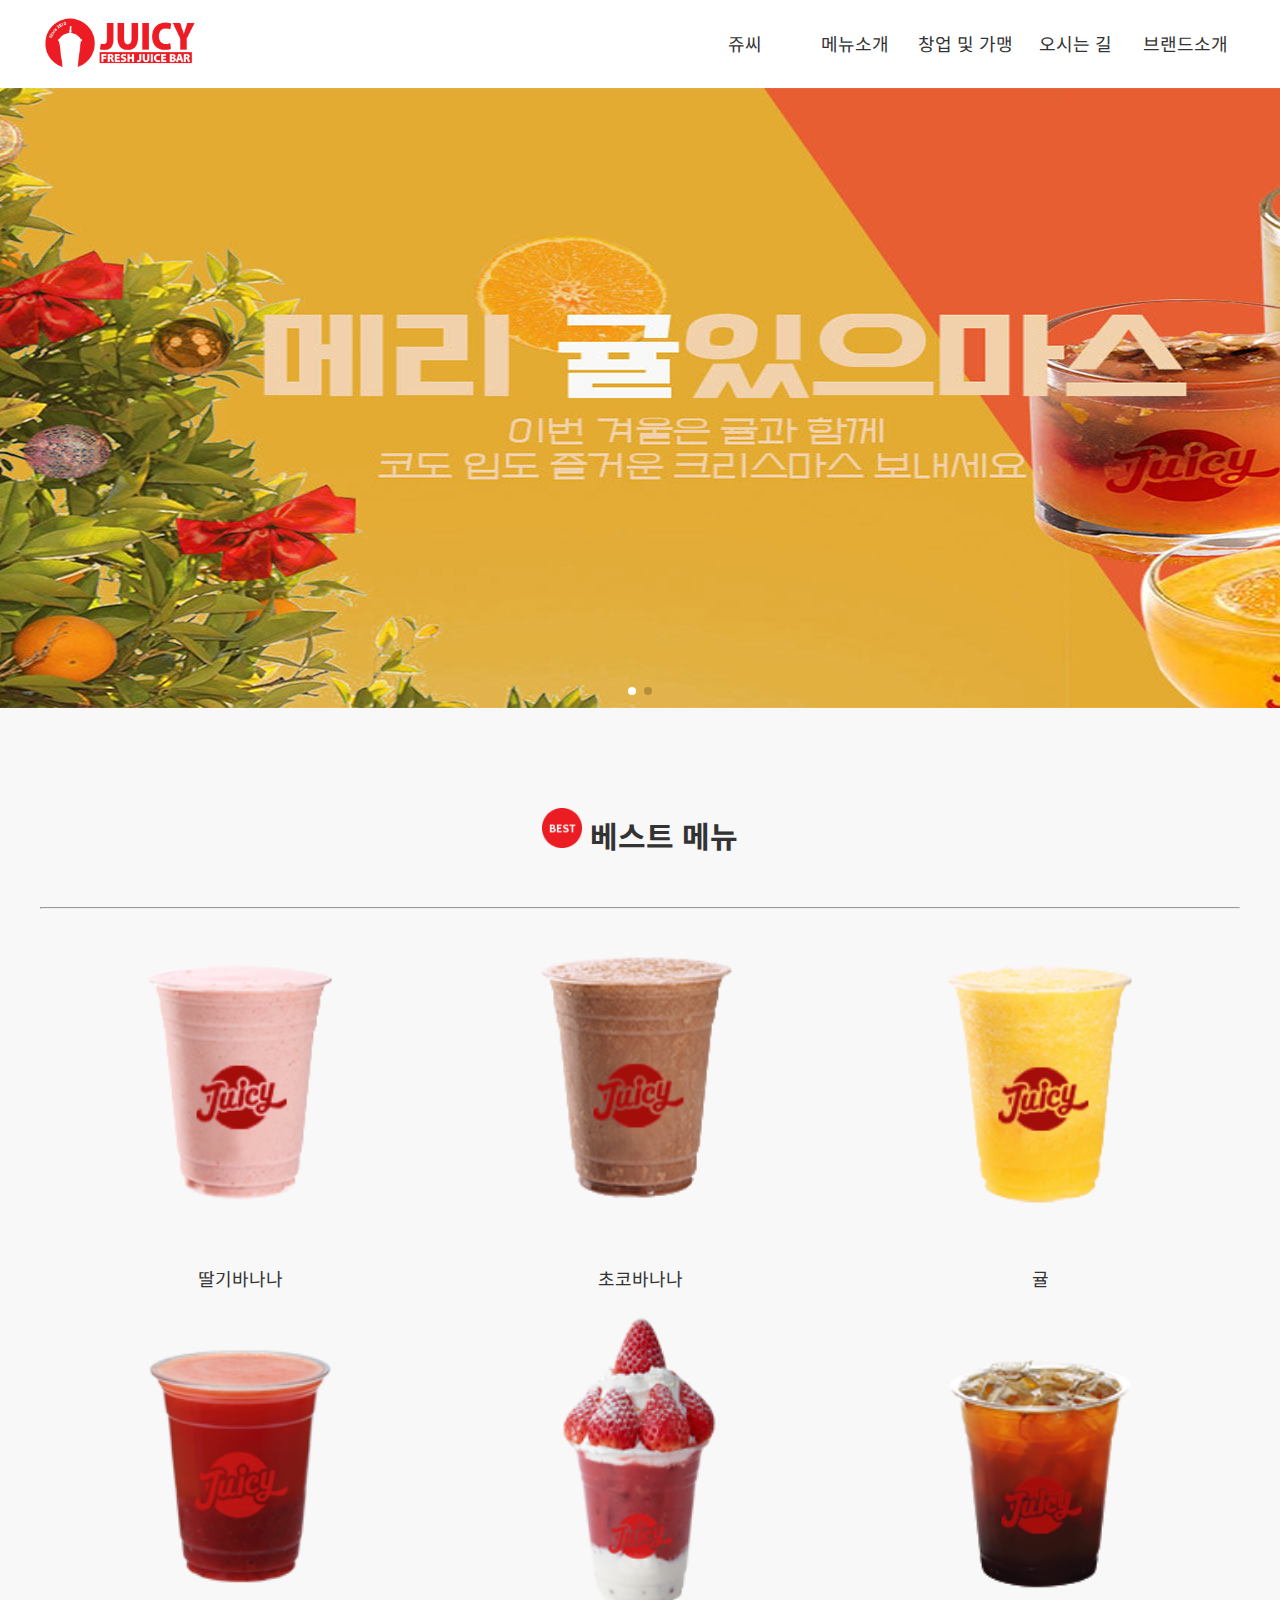
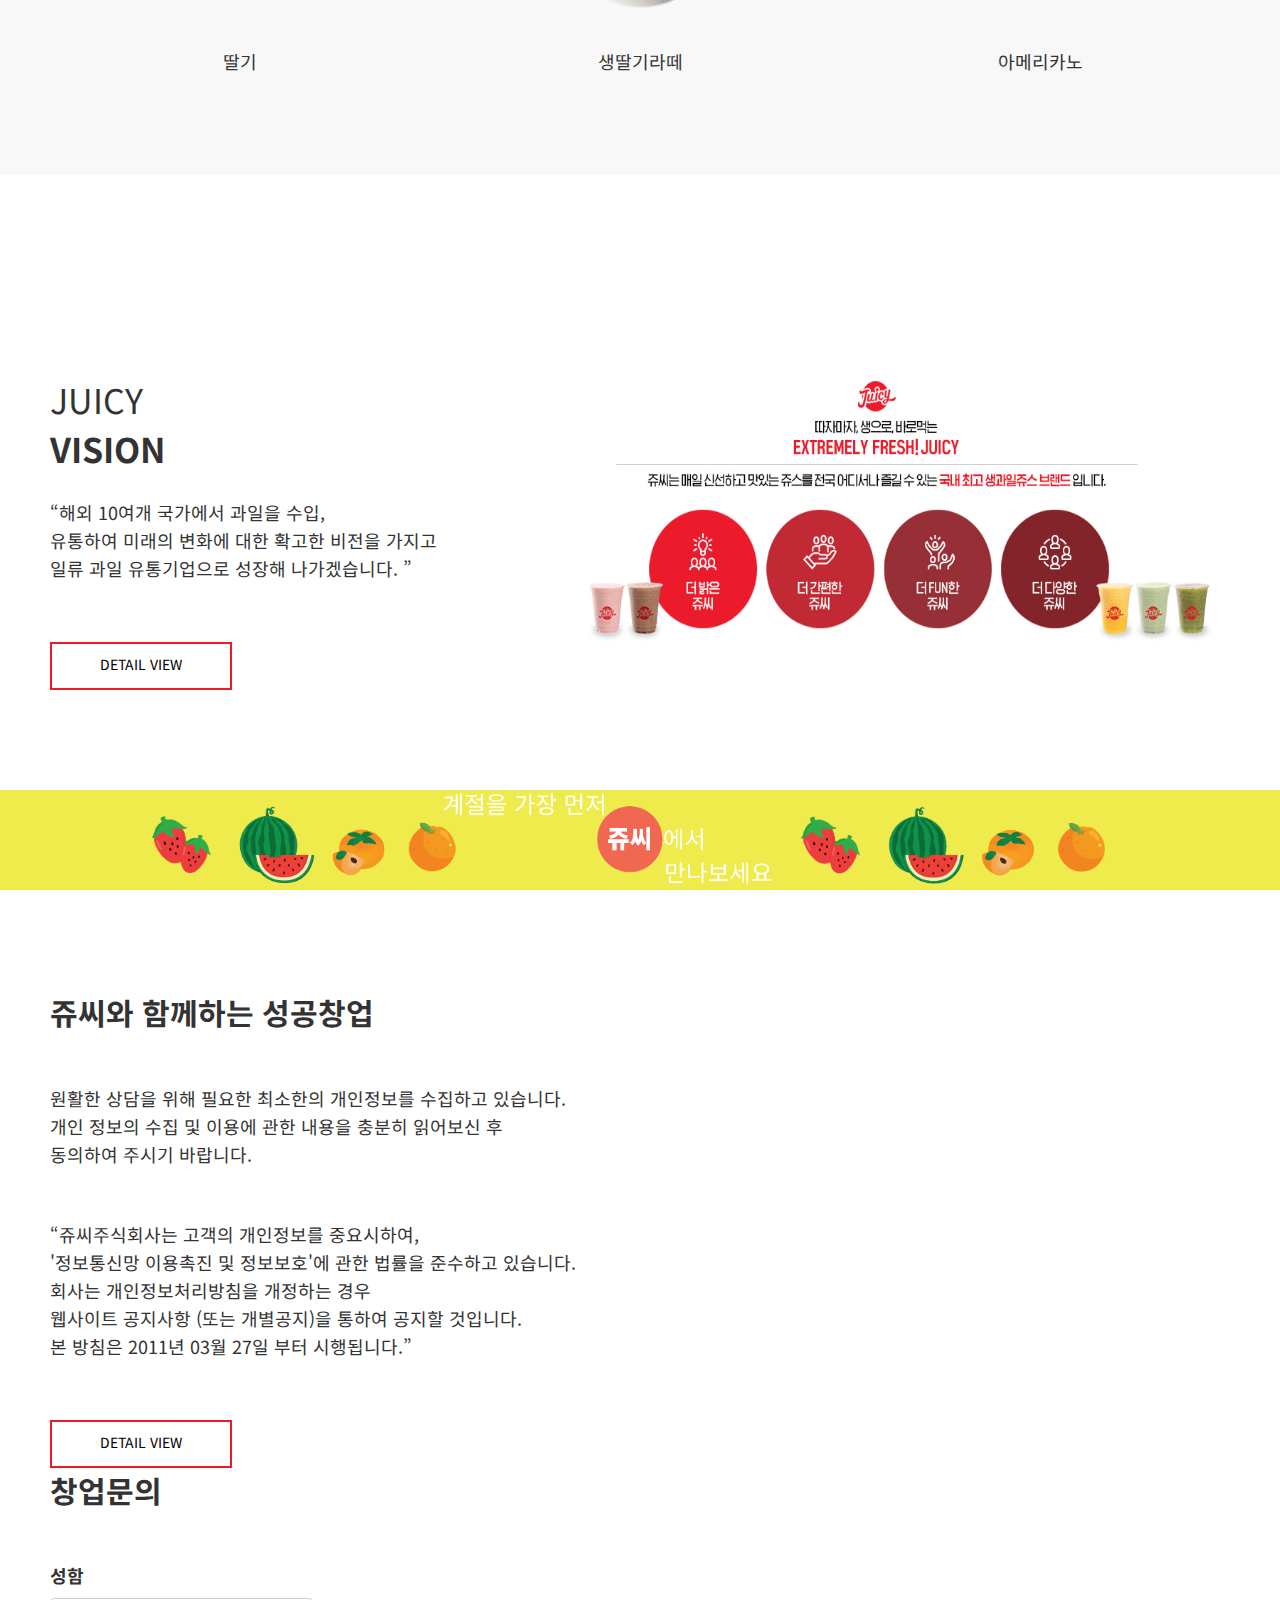
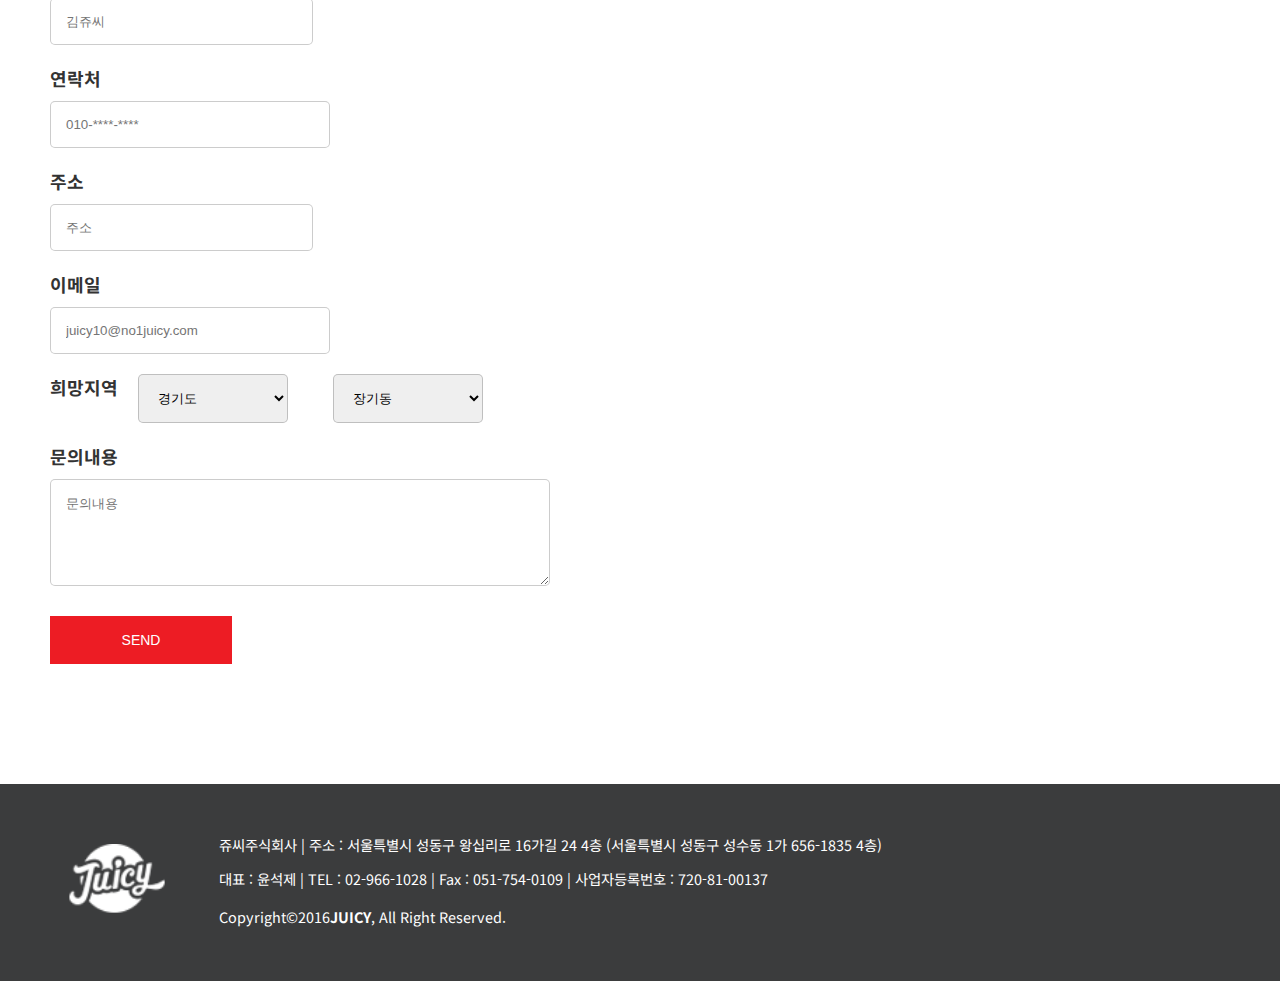
<file: index.html>
<!DOCTYPE html>
<html lang="ko">
<head>
  <meta charset="UTF-8">
  <meta http-equiv="X-UA-Compatible" content="IE=edge">
  <meta name="viewport" content="width=device-width, initial-scale=1.0">
  <title>쥬씨 홈페이지</title>
  <link rel="shortcut icon" href="./images/logo.jpg">
  <!-- 그리드 시스템 css -->
  <link rel="stylesheet" href="./css/grid.css">
  <!-- 웹폰트 -->
  <link href="https://fonts.googleapis.com/css2?family=Noto+Sans+KR:wght@400;700&display=swap" rel="stylesheet">
  <!-- Swiper Slider -->
  <link rel="stylesheet" href="https://unpkg.com/swiper/swiper-bundle.min.css" />
  <!-- 사용자 css -->
  <link rel="stylesheet" href="./css/style.css">
  <script src="./js/jquery-3.5.1.min.js"></script>
  <!-- Swiper Slider -->
  <script src="https://unpkg.com/swiper/swiper-bundle.min.js"></script>
  <!-- 사용자 자바스크립트 -->
  <script src="./js/main.js"></script>
</head>
<body>
  <header id="main_header">
    <div class="container">
      <h1>
        <a href="./index.html">
          <img src="./images/logo.png" alt="juicy logo">
        </a>
      </h1>
      <nav id="gnb">
        <ul class="depth1">
          <li><a href="#">쥬씨</a>
            <ul class="depth2">
              <li><a href="#">CEO인사말</a></li>
              <li><a href="#">연혁</a></li>
              <li><a href="#">경영목표</a></li>
            </ul>
          </li>
          <li><a href="#">메뉴소개</a>
            <ul class="depth2">
              <li><a href="#">인기메뉴</a></li>
              <li><a href="#">신제품</a></li>
              <li><a href="#">생과일 주스</a></li>
              <li><a href="#">커피</a></li>
              <li><a href="#">음료</a></li>
              <li><a href="#">디저트</a></li>
            </ul>
          </li>
          <li><a href="#">창업 및 가맹</a>
          <ul class="depth2">
            <li><a href="#">창업문의</a></li>
            <li><a href="#">창업 안내</a></li>
            <li><a href="#">사업설명회</a></li>
          </ul>
          </li>
          <li><a href="./location.html">오시는 길</a></li>
          <li><a href="./introduce.html">브랜드소개</a></li>
        </ul>
      </nav>
    </div><!-- end container -->
  </header>

  <section id="main_visual">
    <!-- Slider main container -->
    <div class="swiper-container">
      <!-- Additional required wrapper -->
      <div class="swiper-wrapper">
        <!-- 여기에 슬라이더 콘텐츠 추가 -->
        <div class="swiper-slide">
          <img src="./images/banner01.jpg" alt="1">
        </div>
        <div class="swiper-slide">
          <img src="./images/banner02.jpg" alt="2">
        </div>
  
      </div>
      <!-- pager UI -->
      <div class="swiper-pagination"></div>
      <div class="container1400">
        <div class="swiper-button-prev"></div>
        <div class="swiper-button-next"></div>
      </div>
    </div>     
  </section>

  <!-- 제품소개 -->
  <section id="product">
    <div class="container">
      <h2>
        <img src="./images/besticon.png">
        베스트 메뉴</h2>
      <hr>
      <div class="row">
        <div class="col_4">
          <a href="#">
            <img class="img_responsive" src="./images/딸기바나나.png" alt="딸바">
            <p>딸기바나나</p>
          </a>
        </div>
        <div class="col_4">
          <a href="#">
            <img class="img_responsive" src="./images/초코바나나.png" alt="초바">
            <p>초코바나나</p>
          </a>
        </div>
        <div class="col_4">
          <a href="#">
            <img class="img_responsive" src="./images/귤.png" alt="귤">
            <p>귤</p>
          </a>
        </div>
        <div class="col_4">
          <a href="#">
            <img class="img_responsive" src="./images/딸기.png" alt="딸기">
            <p>딸기</p>
          </a>
        </div>
        <div class="col_4">
          <a href="#">
            <img class="img_responsive" src="./images/생딸라떼.png" alt="딸기라떼">
            <p>생딸기라떼</p>
          </a>
        </div>
        <div class="col_4">
          <a href="#">
            <img class="img_responsive" src="./images/아메리카노.png" alt="아메리카노">
            <p>아메리카노</p>
          </a>
        </div>
      </div>
    </div><!-- end container -->
  </section>

    
  <!-- 비전 -->
  <section id="vision">
    <div class="container">
      <div class="row">
        <div class="col_5">
          <h2>JUICY<br><span>VISION</span></h2>
          <p><q>해외 10여개 국가에서 과일을 수입, <br>
            유통하여 미래의 변화에 대한 확고한 비전을 가지고<br>
             일류 과일 유통기업으로 성장해 나가겠습니다.
            </q></p>
          <a href="./introduce.html" class="btn-detail">detail view</a>
        </div>
        <div class="col_7">
          <img src="./images/비전.PNG" alt="사진">
        </div>
      </div>
    </div><!-- container -->
  </section>

  <!-- 띠배너 -->
  <section id="banner">
    <div class="container">
      <img src="./images/banner04.gif">
    </div><!-- end container -->
  </section>

  <!-- notice(공지 및 문의 섹션) -->
  <section id="notice">
    <div class="container">
      <div class="row">
        <article class="leftcol_6">
          <h2>쥬씨와 함께하는 성공창업</h2>
          <p>원활한 상담을 위해 필요한 최소한의 개인정보를 수집하고 있습니다.<br>
          개인 정보의 수집 및 이용에 관한 내용을 충분히 읽어보신 후 <br> 
          동의하여 주시기 바랍니다.</p>
          <br><br>
          <p><q>쥬씨주식회사는 고객의 개인정보를 중요시하여,<br>
          '정보통신망 이용촉진 및 정보보호'에 관한 법률을 준수하고 있습니다.<br>
        회사는 개인정보처리방침을 개정하는 경우<br> 
        웹사이트 공지사항 (또는 개별공지)을 통하여 공지할 것입니다.<br>
        본 방침은 2011년 03월 27일 부터 시행됩니다.</q></p>
          <a href="#" class="btn-detail btn-blue">detail view</a>
        </article>
        <article class="right col_6">

          <h2>창업문의</h2>
          <form action="#">
            <div class="form-group">
              <label for="Name">성함</label>
              <input type="text" name="name" id="name" placeholder="김쥬씨">
            </div>
            <div class="form-group">
              <label for="Phone">연락처</label>
              <input type="tel" name="phone" id="phone" placeholder="010-****-****">
            </div>
            <div class="form-group">
              <label for="Address">주소</label>
              <input type="email" name="email" id="email" placeholder="주소">
            </div>
            <div class="form-group">
              <label for="Email">이메일</label>
              <input type="email" name="email" id="email" placeholder="juicy10@no1juicy.com">
            </div>
            <div class="form-group">
              <label for="Location">희망지역</label>
              <select name="Location" id="Location1">
                <option value="location" selected>경기도</option>
                <option value="location1">서울특별시</option>
                <option value="location2">강원도</option>
            </select>
            <select name="Location" id="Location2">
              <option value="location" selected>장기동</option>
              <option value="location1">운양동</option>
              <option value="location2">구래동</option>
          </select>
            </div>
            <div class="form-group">
              <div id="Memo">
              <label for="Memo">문의내용</label>
              <textarea name="memo" id="memo" cols="30" rows="5" placeholder="문의내용"></textarea>
            </div>
            <button class="btn-detail btn-red" type="submit">SEND</button>
          </form>
        </article>
        </div>
      </div>
    </div><!-- end container -->
  </section>
  

  <footer id="main_footer">
    <div class="container">
      <img src="./images/logo2.png">
      <!-- 1.주소 -->
      <address>쥬씨주식회사 |  주소 : 서울특별시 성동구 왕십리로 16가길 24 4층 (서울특별시 성동구 성수동 1가 656-1835 4층)</address>
      <!-- 2.연락처, 사업자정보 -->
      <p class="info">대표 : 윤석제  |  TEL : 02-966-1028  |  Fax : 051-754-0109  |  사업자등록번호 : 720-81-00137</p>
      <!-- 3.저작권 정보(copyright) -->
      <p class="copy">Copyright&copy;2016<strong>JUICY</strong>, All Right Reserved.</p>
    </div><!-- end container -->
  </footer>

</body>
</html>
</file>
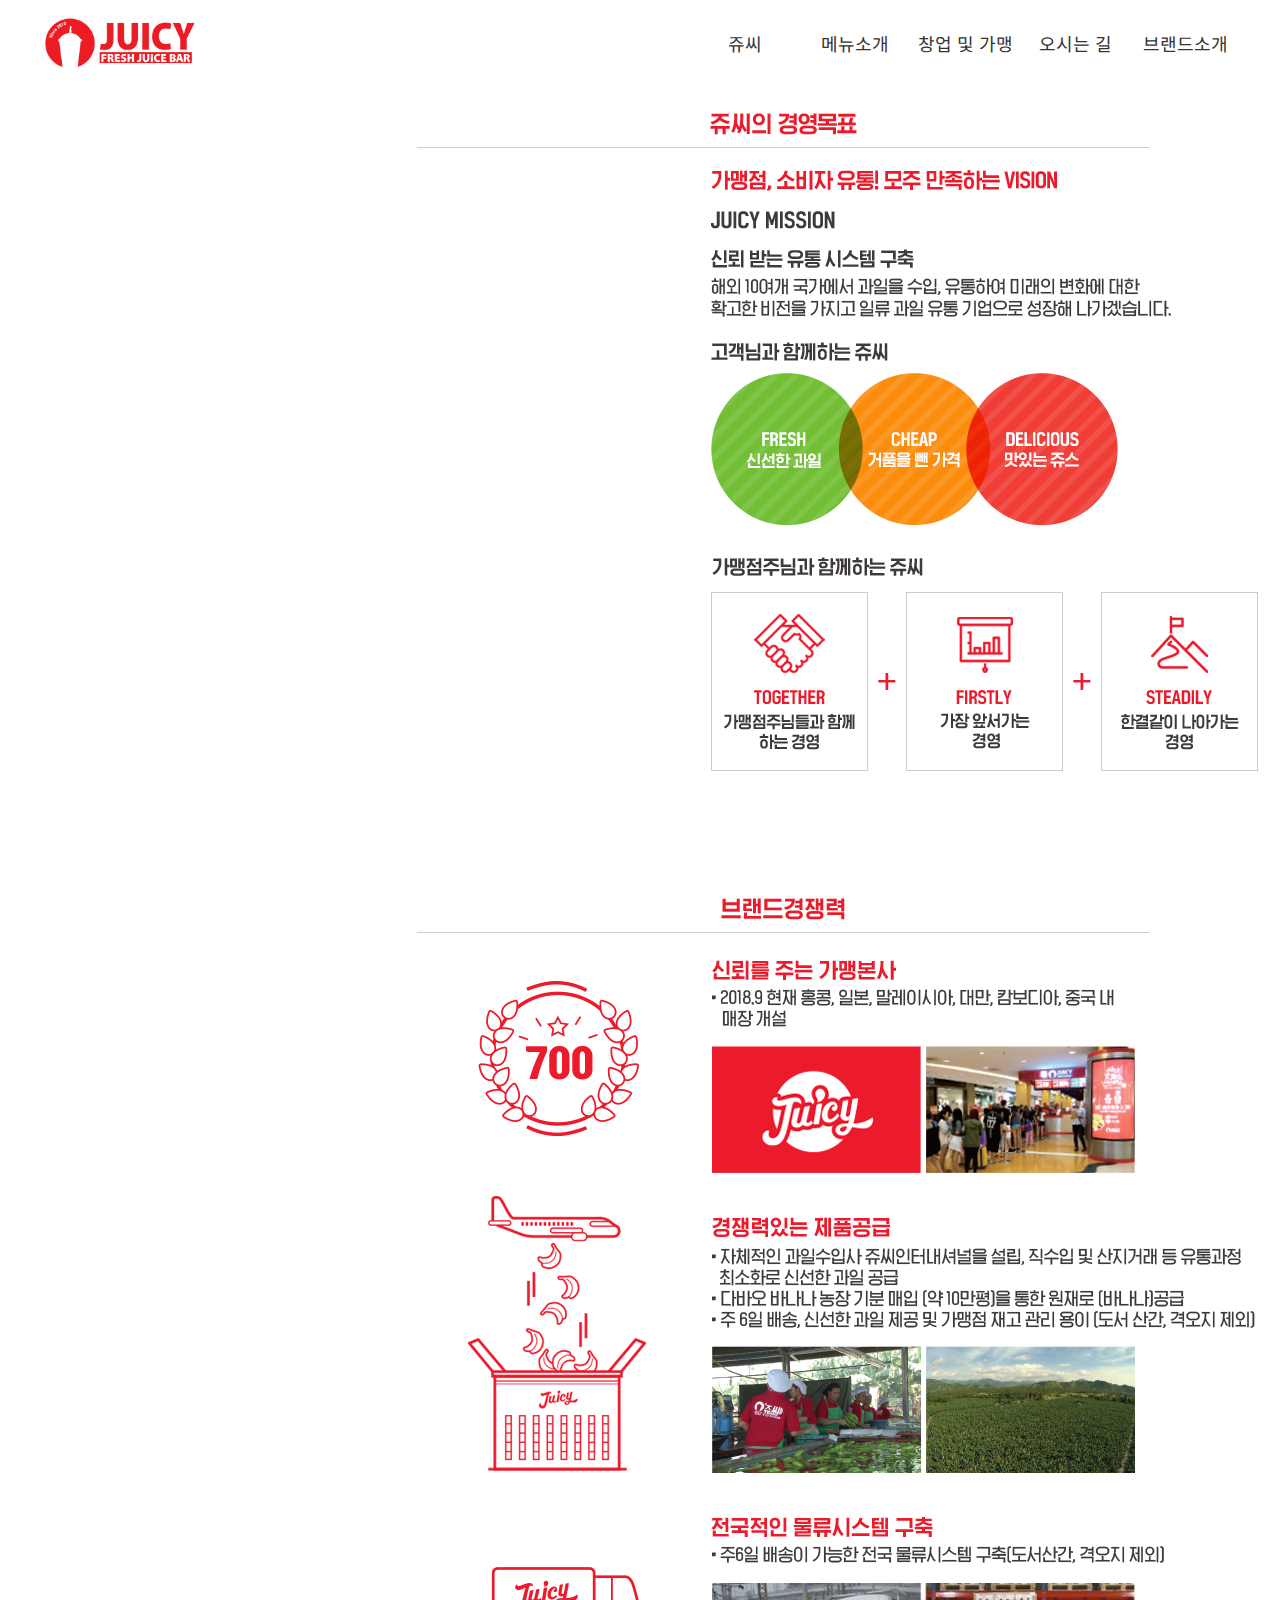
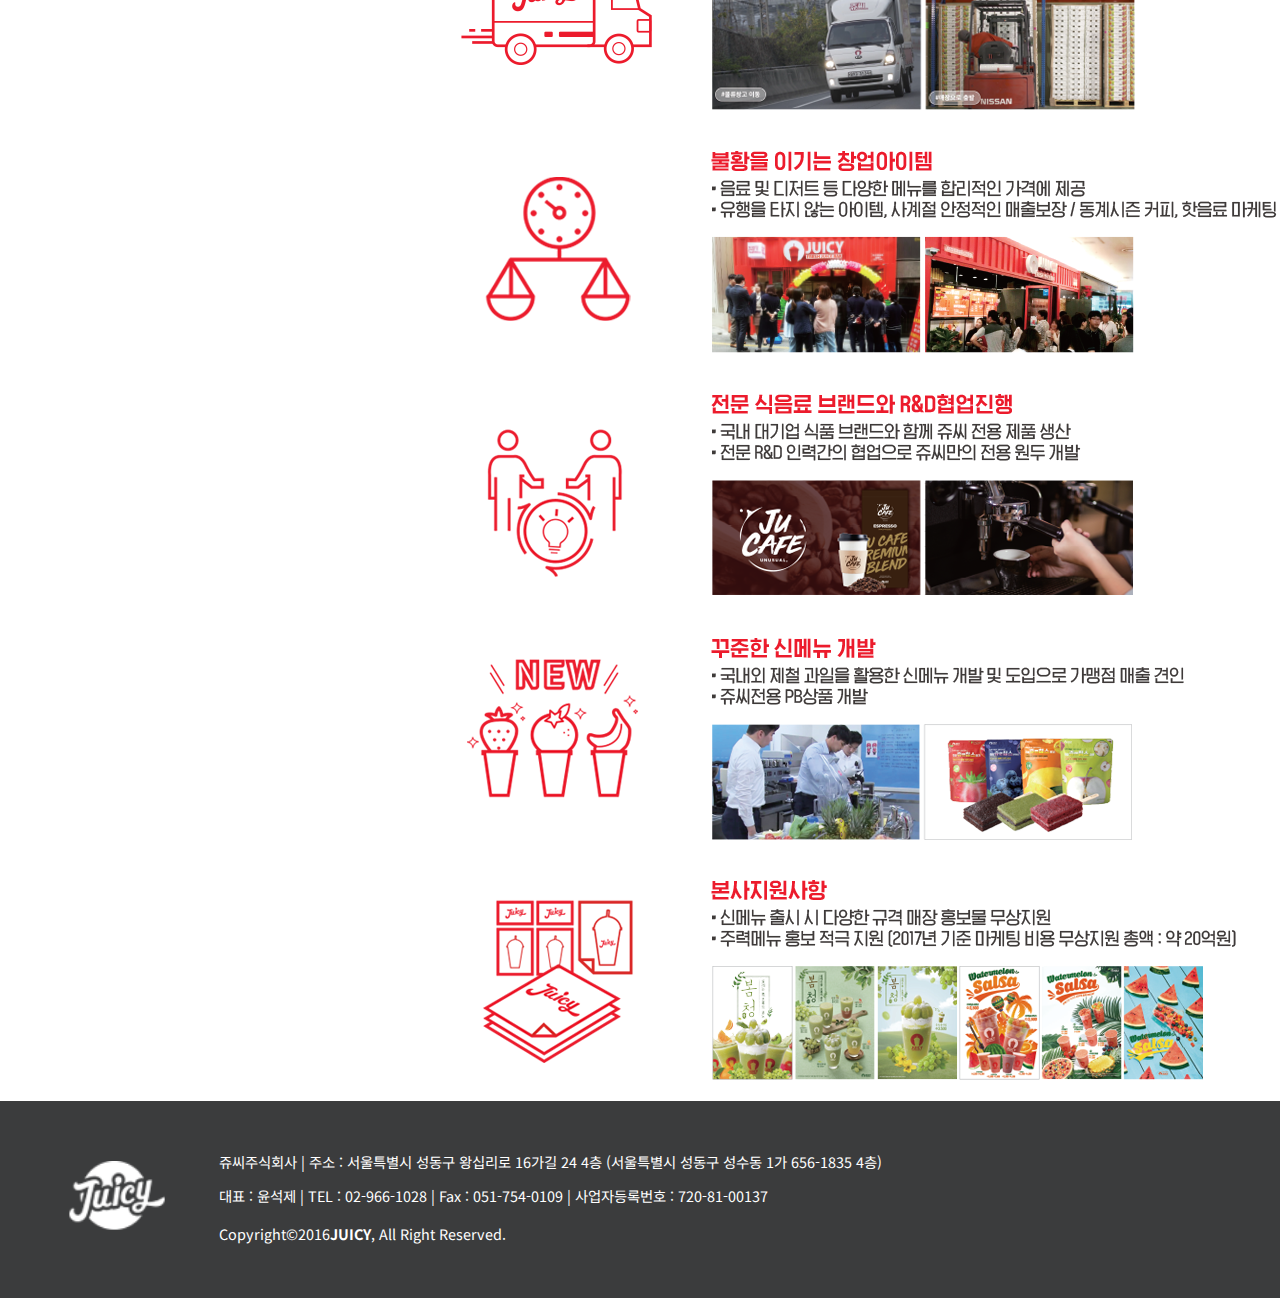
<file: introduce.html>
<!DOCTYPE html>
<html lang="ko">
<head>
  <meta charset="UTF-8">
  <meta http-equiv="X-UA-Compatible" content="IE=edge">
  <meta name="viewport" content="width=device-width, initial-scale=1.0">
  <title>쥬씨 홈페이지</title>
  <link rel="shortcut icon" href="./images/logo.jpg">
  <!-- 그리드 시스템 css -->
  <link rel="stylesheet" href="./css/grid.css">
  <!-- 웹폰트 -->
  <link href="https://fonts.googleapis.com/css2?family=Noto+Sans+KR:wght@400;700&display=swap" rel="stylesheet">
  <!-- Swiper Slider -->
  <link rel="stylesheet" href="https://unpkg.com/swiper/swiper-bundle.min.css" />
  <!-- 사용자 css -->
  <link rel="stylesheet" href="./css/style.css">
  <link rel="stylesheet" href="./css/introduce.css">
  <script src="./js/jquery-3.5.1.min.js"></script>
  <!-- Swiper Slider -->
  <script src="https://unpkg.com/swiper/swiper-bundle.min.js"></script>
  <!-- 사용자 자바스크립트 -->
  <script src="./js/main.js"></script>
</head>
<body>
  <header id="main_header">
    <div class="container">
      <h1>
        <a href="./index.html">
          <img src="./images/logo.png" alt="juicy logo">
        </a>
      </h1>
      <nav id="gnb">
        <ul class="depth1">
          <li><a href="#">쥬씨</a>
            <ul class="depth2">
              <li><a href="#">브랜드소개</a></li>
              <li><a href="#">CEO인사말</a></li>
              <li><a href="#">연혁</a></li>
              <li><a href="#">경영목표</a></li>
            </ul>
          </li>
          <li><a href="#">메뉴소개</a>
            <ul class="depth2">
              <li><a href="#">인기메뉴</a></li>
              <li><a href="#">신제품</a></li>
              <li><a href="#">생과일 주스</a></li>
              <li><a href="#">커피</a></li>
              <li><a href="#">음료</a></li>
              <li><a href="#">디저트</a></li>
            </ul>
          </li>
          <li><a href="#">창업 및 가맹</a>
          <ul class="depth2">
            <li><a href="#">창업문의</a></li>
            <li><a href="#">창업 안내</a></li>
            <li><a href="#">사업설명회</a></li>
          </ul>
          </li>
          <li><a href="./location.html">오시는 길</a></li>
          <li><a href="./introduce.html">브랜드소개</a></li>
        </ul>
      </nav>
    </div><!-- end container -->
  </header>

  <div class="image">
  <img src="./images/untitled.png">
  </div>

  <footer id="main_footer">
    <div class="container">
      <img src="./images/logo2.png">
      <!-- 1.주소 -->
      <address>쥬씨주식회사 |  주소 : 서울특별시 성동구 왕십리로 16가길 24 4층 (서울특별시 성동구 성수동 1가 656-1835 4층)</address>
      <!-- 2.연락처, 사업자정보 -->
      <p class="info">대표 : 윤석제  |  TEL : 02-966-1028  |  Fax : 051-754-0109  |  사업자등록번호 : 720-81-00137</p>
      <!-- 3.저작권 정보(copyright) -->
      <p class="copy">Copyright&copy;2016<strong>JUICY</strong>, All Right Reserved.</p>
    </div><!-- end container -->
  </footer>

</body>
</html>
</file>
<file: css/grid.css>
/* grid.css */
* { 
  box-sizing: border-box;
}
.container {
  width: 1200px;
  margin: 0 auto;
  /* outline: 1px solid red; */
}

/* PC에만 적용 */
@media screen and (min-width: 768px) {
  .row {
    overflow: hidden;
  }

  [class*=col_] {
    /* border: 1px solid green; */
    float: left;
    /* padding: 20px; */
    margin: 0 10px;
  }

  /* 
     col = (container너비 / 그리드 수12) * 칼럼수
     col(gutter) = ((container너비 / 12 * 칼럼수) - gutter)
     @container_width
     @col_width
     @gutter_width
  */
  .col_1 {
    width: calc((1200px / 12 * 1) - 20px);
  }

  .col_2 {
     width: calc((1200px / 12 * 2) - 20px);
  }

  .col_3 {
     width: calc((1200px / 12 * 3) - 20px);
  }

  .col_4 {
    width: calc((1200px / 12 * 4) - 20px);
  }

  .col_5 {
    width: calc((1200px / 12 * 5) - 20px);
  }

  .col_6 {
     width: calc((1200px / 12 * 6) - 20px);
  }

  .col_7 {
    width: calc((1200px / 12 * 7) - 20px);
  }

  .col_8 {
    width: calc((1200px / 12 * 8) - 20px);
  }

  .col_9 {
    width: calc((1200px / 12 * 9) - 20px);
  }

  .col_10 {
    width: calc((1200px / 12 * 10) - 20px);
  }

  .col_11 {
    width: calc((1200px / 12 * 11) - 20px);
  }

  .col_12 {
    width: calc((1200px / 12 * 1) - 20px);
  }

}
</file>
<file: css/style.css>
/*style.css*/

* {
  margin: 0;
  padding: 0;
  box-sizing: border-box;
}

ul {
  list-style-type: none;
}

a {
  text-decoration: none;
  color: #333;
}

p {
  line-height: 28px;
}

body {
  color: #333;
  font-family: 'Noto Sans KR', sans-serif;
  font-size: 18px;
}

.img_responsive {
  width: 100%;
}

#main_header {
  /* background: #ccc; */
  height: 88px;
}

#main_header .container {
  position: relative;
}

#main_header .container > h1 {
  position: absolute;
  left: 0; top: 7px;
}

#main_header .container > h1 > a > img {
  height: 70px;
}

#gnb {
  position: absolute;
  right: 0;
  top: 30px;
  /* z-index 추가 */
  z-index: 999;
}

/* 1단계 메뉴 */
#gnb > ul.depth1 > li {
  float: left;
  width: 110px;
  text-align: center;
  background: #fff;
}

#gnb > ul.depth1 > li:last-child {
  margin-right: 0;
}

/* 2단계 메뉴 */
#gnb ul.depth2 {
  outline: 1px solid rgba(0,0,0,0.2);
  margin-top: 32px;
  padding: 20px 10px;
  display: none;
}

#gnb ul.depth2 > li {
  line-height: 2em;
  font-size: 16px;
  /*outline: 2px solid red;*/
}

#gnb ul.depth1 > li > a:hover {
  color: #ED1C24;
  font-weight: bold;
}

#gnb ul.depth2 > li:hover {
  background: #ED1C24;
}

#gnb ul.depth2 > li > a:hover {
  color: white;
}

#main_visual {
  position: relative;
  width: 100%; height: 620px;
  /* outline: 2px solid red; */
  margin: 0 auto;
  overflow: hidden;
}

#main_visual .swiper-container {
  width: 1920px; height: 620px;
  /* border: 2px solid green; */
  position: absolute;
  left: calc(50% - (1920px / 2));
}

/* 화살표 위치 조정 */
.container1400 {
  width: 1800px;
  position: relative;
  margin: 0 auto;
  outline: 2px solid red!important;
}

.swiper-button-prev,
.swiper-button-next {
  transform: translateY(-300px);
  color: white;
}

/* 컬러 변경 */
.swiper-pagination-bullet {

}
.swiper-pagination-bullet-active {
  background: white;
}


#product {
  padding-top: 100px;
  padding-bottom: 100px;
  text-align: center;
  background: #f8f8f8;
}


#product h2,
#ir h2,
#notice h2 {
  font-size: 30px;
  margin-bottom: 50px;
}

#product h2 > img {
  width: 40px;
}

#vision {
  padding-top: 100px;
  padding-bottom: 100px;
}

#vision .container .col_5 {
  /* background: #ff0; */
  padding-top: 100px;
}

#vision h2 {
  font-weight: normal;
  font-size: 34px;
  margin-bottom: 25px;
}

#vision h2 span { 
  font-weight: bold;
}

#vision .container .col_7 > img {
  margin-top: 80px;
  height: 300px;
  width: 100%;
}

.btn-detail {
  width: 182px; height: 48px;
  border: 2px solid #ED1C24;
  display: block;
  text-align: center;
  line-height: 40px;
  text-transform: uppercase;
  font-size: 14px;
  color: black;
  margin-top: 60px;
  transition-duration: 0.4s;
}

.btn-detail:hover {
  background: #ED1C24;
  color: #fff;
}

.btn-red {
  background: #ED1C24;
  color: #fff;
}

.btn-red:hover {
  opacity: 0.8;
}


#banner {
  position: relative;
  width: 100%; height: 100px;
  /* outline: 2px solid red; */
  margin: 0 auto;
  overflow: hidden;
}

#banner .container > img {
  width: 100%; height: 100%;
  /* border: 2px solid green; */
  position: absolute;
  float: left;
  left: 0;
}

#notice {
  padding-top: 100px;
  padding-bottom: 100px;
}

#notice .btn-detail {
  margin-top: 60px;
}

#notice form .btn-detail {
  margin-top: 30px;
}

#notice .row > .leftcol_6 {
  /*background: lightgreen;*/
  margin-right: 70px;
}
/* 창업 문의 */

.form-group {
  /* background: #ccc; */
  margin-bottom: 10px;
  float: left;
}

.form-group{
  padding-right: 50px;
  margin-bottom: 20px;
}

.form-group label {
  font-weight: bold;
  float: left;
  padding-bottom: 10px;
  padding-right: 20px;
}

.form-group input,
.form-group textarea,
.form-group select {
  width: 100%;
  display: block;
  padding: 15px;
  border: 1px solid rgba(0,0,0, 0.2);
  border-radius: 5px;
}

.form-group textarea {
  width: 500px;
}

.form-group select {
  float: left;
  width: 150px;
  margin-right: 45px;
}


/*푸터*/

address { font-style: normal;}

#main_footer {
  background: #3b3c3d;
  padding-top: 50px;
  padding-bottom: 50px;
  color: #fff;
  font-size: 0.8em;
}

#main_footer address, 
#main_footer .info {
  margin-bottom: 10px;
}

#main_footer img {
  float: left;
  height: 80px;
  padding-top: 10px;
  padding-right: 25px;
}
</file>
<file: css/introduce.css>
/*introduce.css*/

* {
    margin: 0;
    padding: 0;
    box-sizing: border-box;
  }
  
  ul {
    list-style-type: none;
  }
  
  a {
    text-decoration: none;
    color: #333;
  }
  
  p {
    line-height: 28px;
  }
  
  body {
    color: #333;
    font-family: 'Noto Sans KR', sans-serif;
    font-size: 18px;
  }
  
  .img_responsive {
    width: 100%;
  }
  
  #main_header {
    /* background: #ccc; */
    height: 88px;
  }
  
  #main_header .container {
    position: relative;
  }
  
  #main_header .container > h1 {
    position: absolute;
    left: 0; top: 7px;
  }
  
  #main_header .container > h1 > a > img {
    height: 70px;
  }
  
  #gnb {
    position: absolute;
    right: 0;
    top: 30px;
    /* z-index 추가 */
    z-index: 999;
  }
  
  /* 1단계 메뉴 */
  #gnb > ul.depth1 > li {
    float: left;
    width: 110px;
    text-align: center;
    background: #fff;
  }
  
  #gnb > ul.depth1 > li:last-child {
    margin-right: 0;
  }
  
  /* 2단계 메뉴 */
  #gnb ul.depth2 {
    outline: 1px solid rgba(0,0,0,0.2);
    margin-top: 32px;
    padding: 20px 10px;
    display: none;
  }
  
  #gnb ul.depth2 > li {
    line-height: 2em;
    font-size: 16px;
    /*outline: 2px solid red;*/
  }
  
  #gnb ul.depth1 > li > a:hover {
    color: #ED1C24;
    font-weight: bold;
  }
  
  #gnb ul.depth2 > li:hover {
    background: #ED1C24;
  }
  
  #gnb ul.depth2 > li > a:hover {
    color: white;
  }

  .image > img {
    /*border: 2px solid red;*/
    position: relative;
    left: 30%;
    margin-top: 20px;
  }





  /*푸터*/

address { font-style: normal;}

#main_footer {
  background: #3b3c3d;
  padding-top: 50px;
  padding-bottom: 50px;
  color: #fff;
  font-size: 0.8em;
}

#main_footer address, 
#main_footer .info {
  margin-bottom: 10px;
}

#main_footer img {
  float: left;
  height: 80px;
  padding-top: 10px;
  padding-right: 25px;
}
</file>
